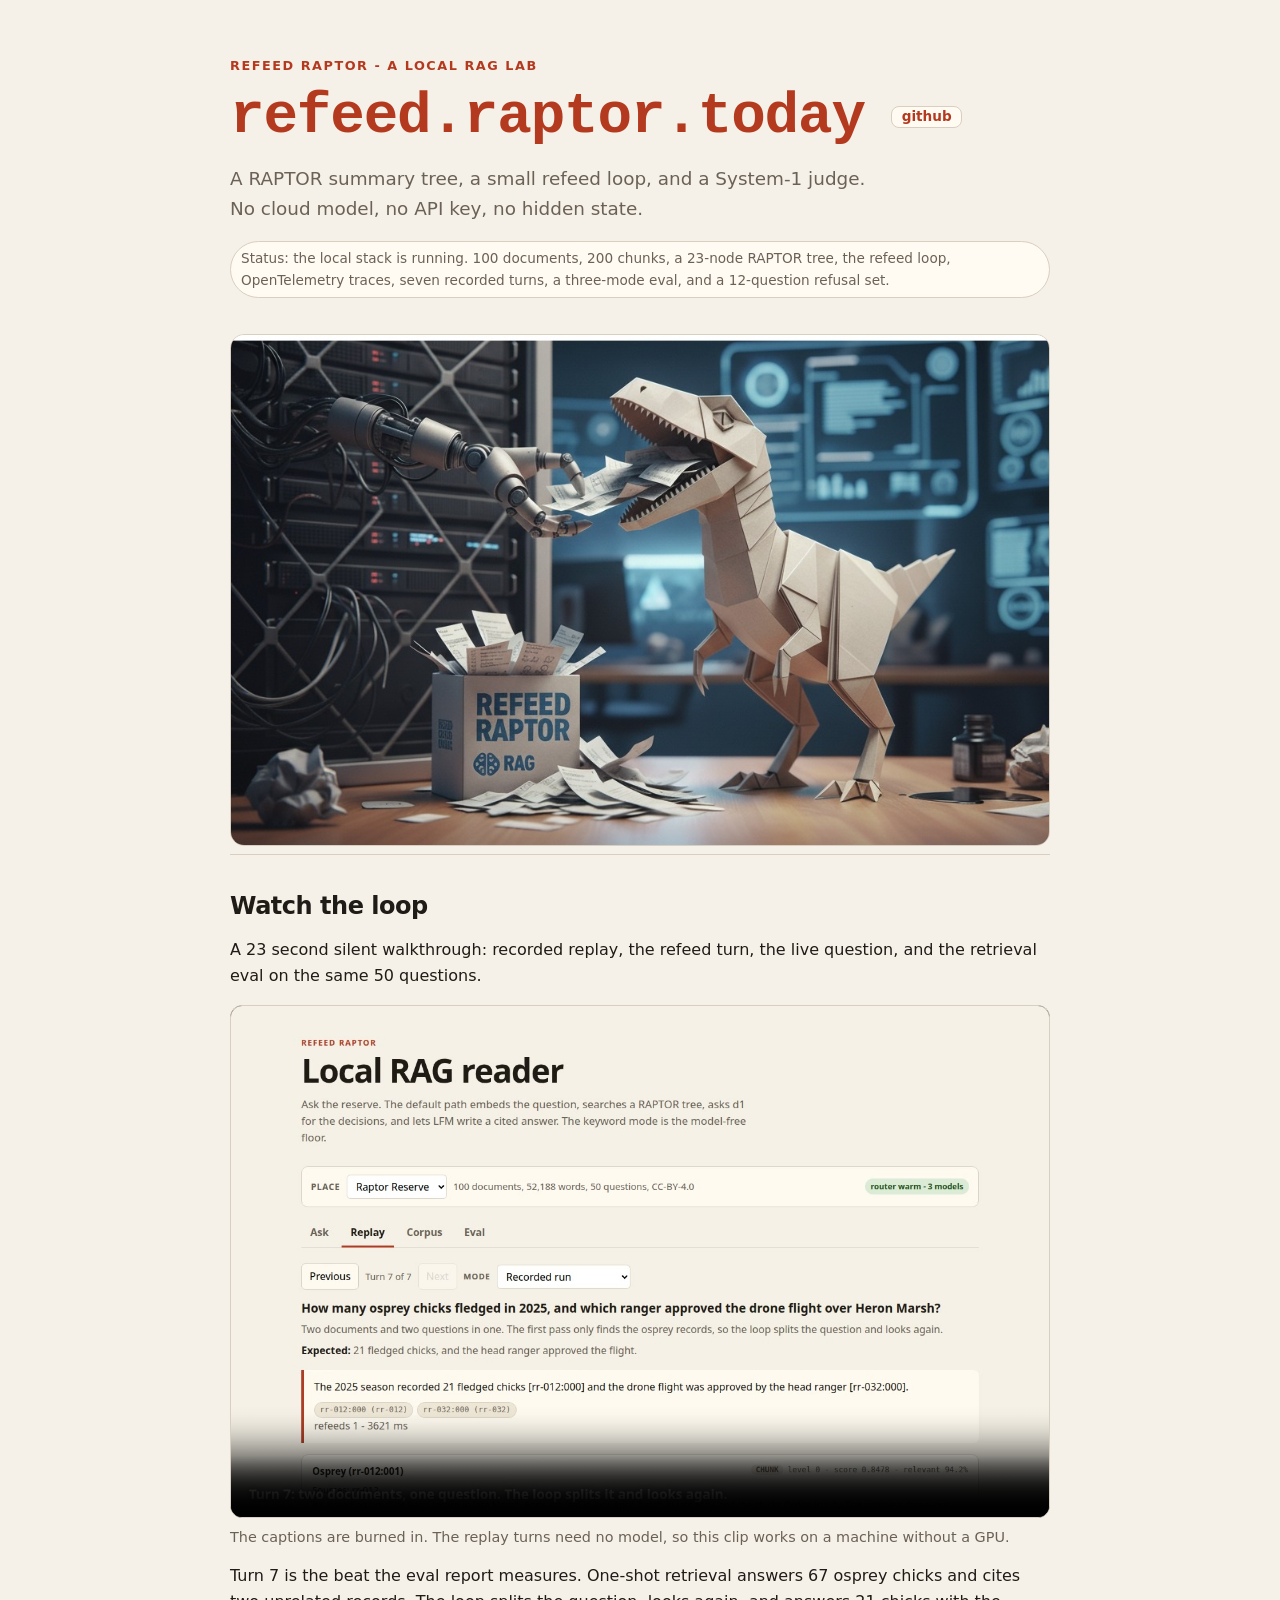
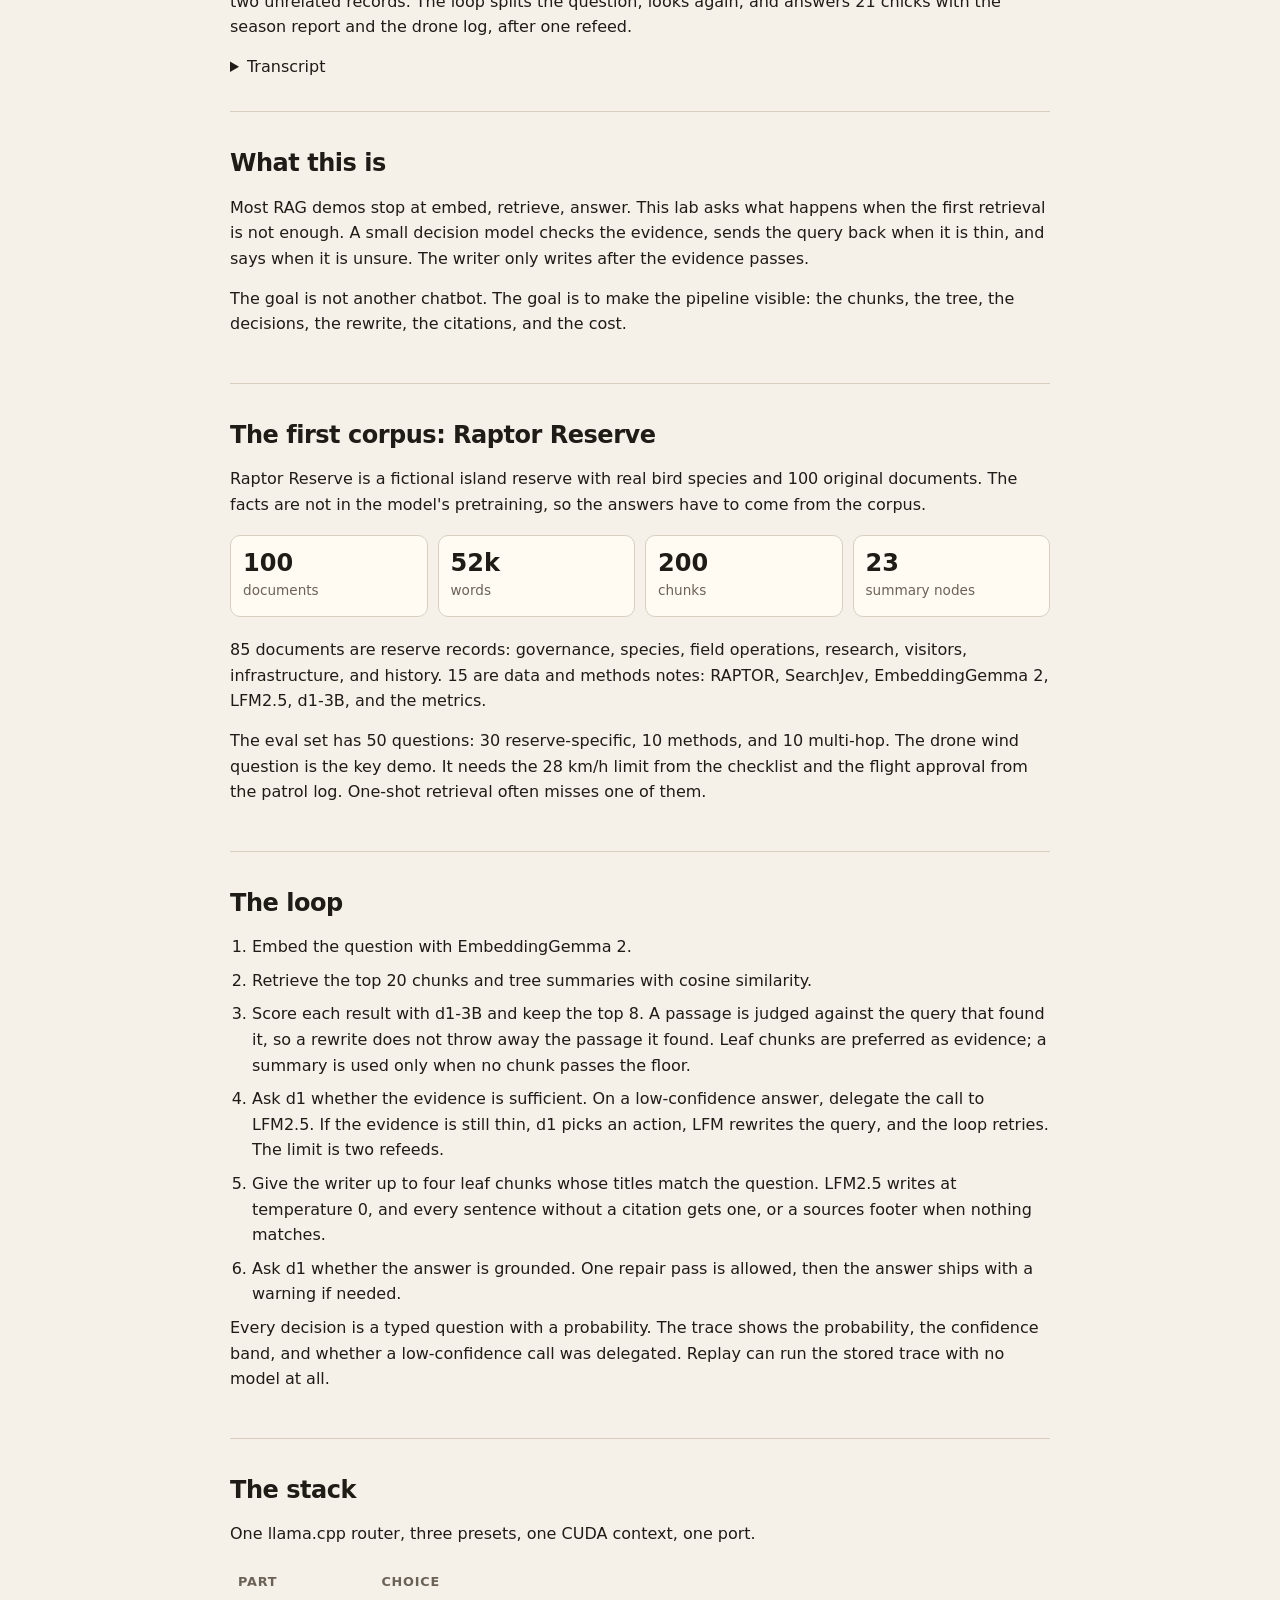
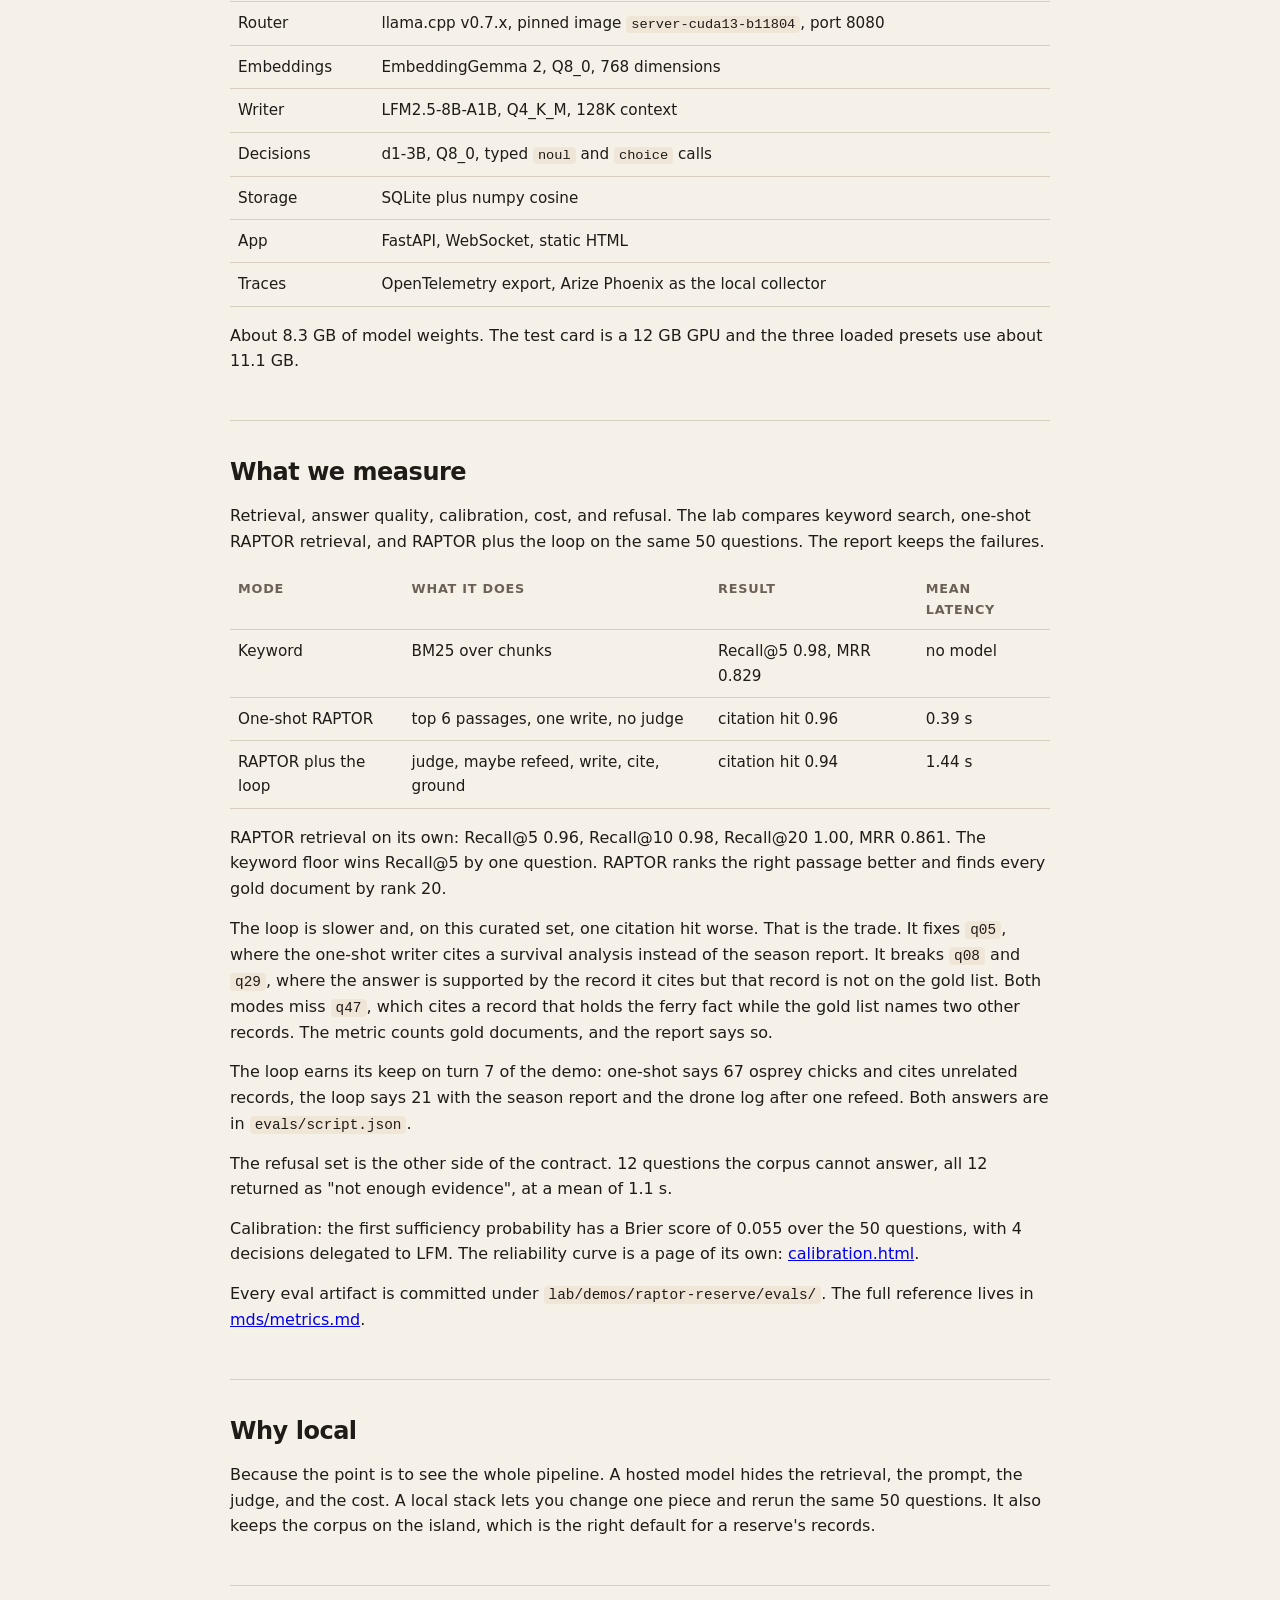
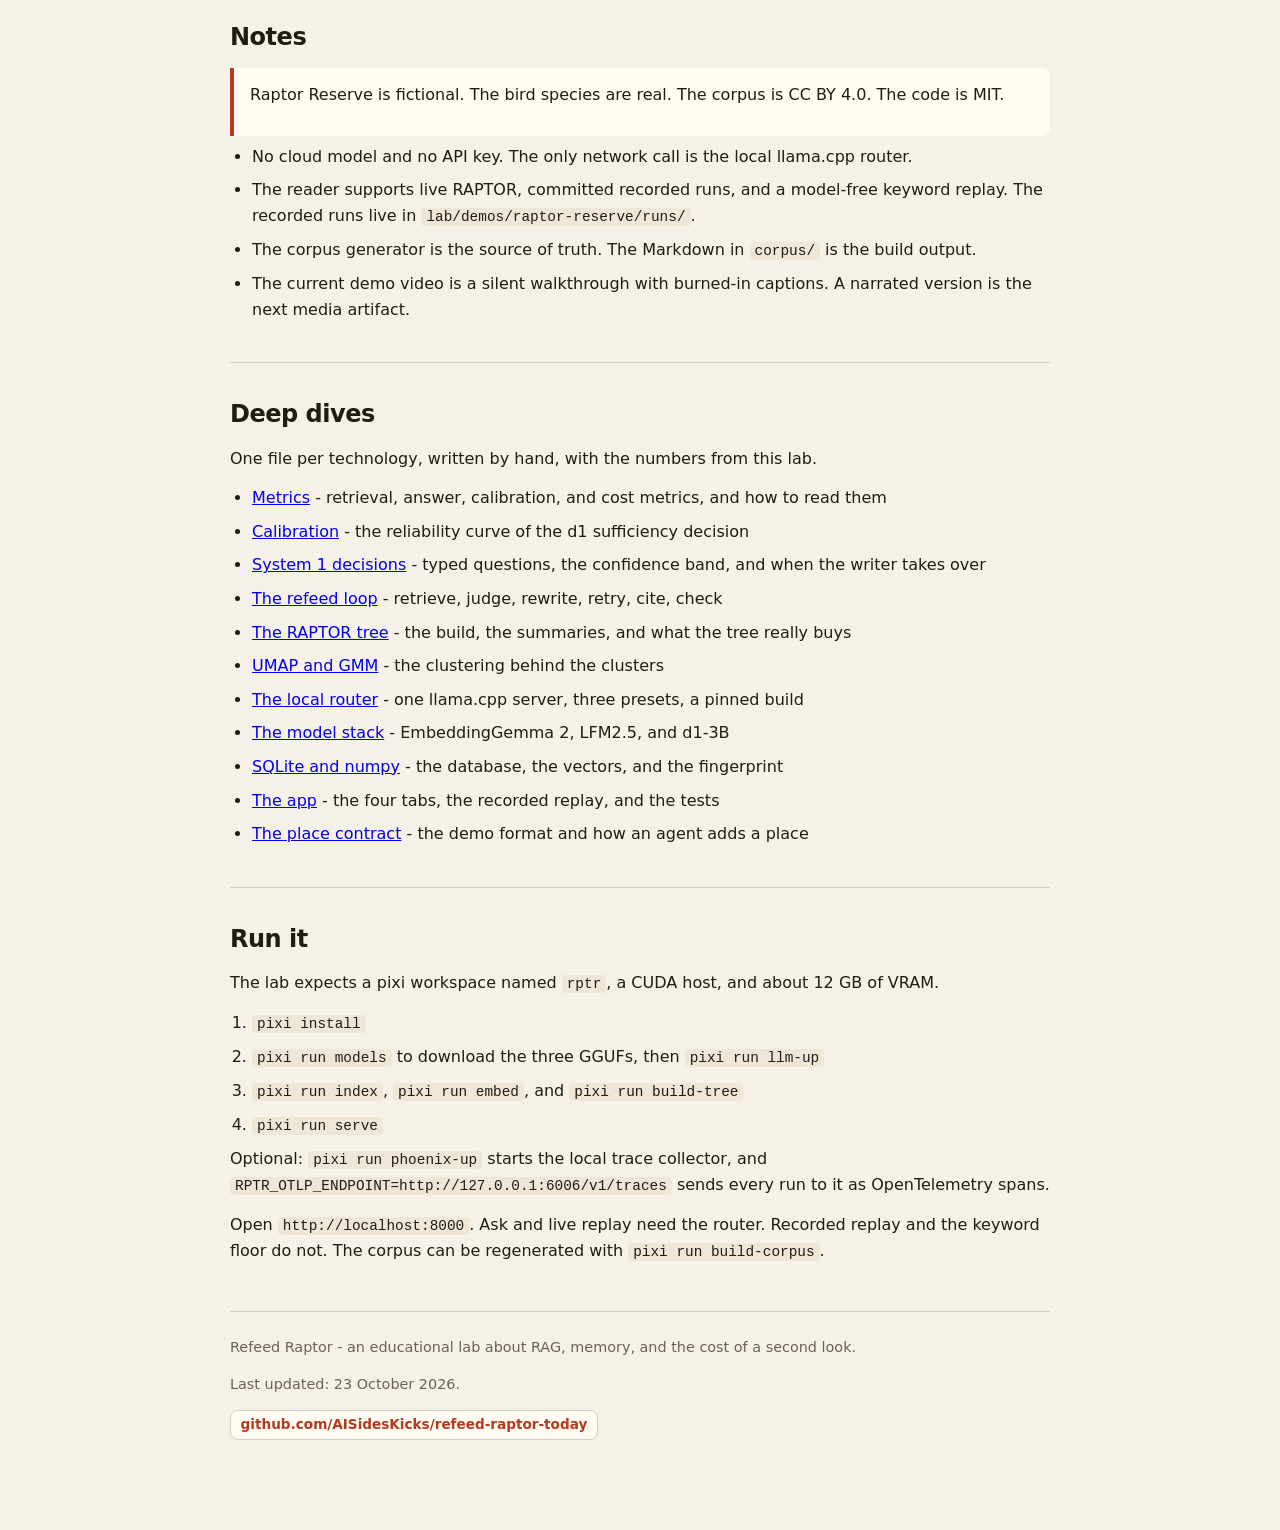
<file: docs/index.html>
<!doctype html>
<html lang="en">
<head>
<meta charset="utf-8">
<meta name="viewport" content="width=device-width, initial-scale=1">
<title>Refeed Raptor - a local RAG lab</title>
<meta name="description" content="A local RAG lab with a RAPTOR summary tree, a refeed loop, d1 decisions, and an LFM writer. No cloud model or API key.">
<link rel="canonical" href="https://refeed.raptor.today/">
<link rel="icon" type="image/png" sizes="64x64" href="favicon.png">
<link rel="icon" type="image/png" sizes="192x192" href="assets/images/icon-192.png">
<link rel="apple-touch-icon" sizes="180x180" href="assets/images/icon-180.png">
<meta name="theme-color" content="#f6f1e8">
<meta name="color-scheme" content="light">
<meta name="author" content="AISidesKicks">
<meta name="publisher" content="AISidesKicks">
<meta property="article:published_time" content="2026-10-23T00:00:00+00:00">
<meta property="article:modified_time" content="2026-10-23T00:00:00+00:00">

<meta property="og:type" content="website">
<meta property="og:site_name" content="Refeed Raptor">
<meta property="og:url" content="https://refeed.raptor.today/">
<meta property="og:title" content="Refeed Raptor - a local RAG lab">
<meta property="og:description" content="A RAPTOR summary tree, a small refeed loop, and a System-1 judge. No cloud model, no API key, no hidden state.">
<meta property="og:image" content="https://refeed.raptor.today/refeed-raptor.png">
<meta property="og:image:type" content="image/png">
<meta property="og:image:width" content="1024">
<meta property="og:image:height" content="635">
<meta property="og:image:alt" content="A paper raptor eating documents fed by a robot arm in a server room">
<meta property="og:video" content="https://refeed.raptor.today/assets/videos/refeed-loop.mp4">
<meta property="og:video:type" content="video/mp4">
<meta property="og:locale" content="en">

<meta name="twitter:card" content="summary_large_image">
<meta name="twitter:title" content="Refeed Raptor - a local RAG lab">
<meta name="twitter:description" content="A RAPTOR summary tree, a small refeed loop, and a System-1 judge. No cloud model, no API key.">
<meta name="twitter:image" content="https://refeed.raptor.today/refeed-raptor.png">
<meta name="twitter:image:alt" content="A paper raptor eating documents fed by a robot arm in a server room">
<style>
  :root {
    --paper: #f6f1e8;
    --ink: #1f1b16;
    --muted: #6b6257;
    --rust: #b43a1f;
    --line: #d9cfc0;
    --panel: #fffaf2;
  }

  * {
    box-sizing: border-box;
  }

  body {
    margin: 0;
    background: var(--paper);
    color: var(--ink);
    font-family: ui-sans-serif, system-ui, -apple-system, "Segoe UI", sans-serif;
    line-height: 1.6;
  }

  .wrap {
    max-width: 860px;
    margin: 0 auto;
    padding: 32px 20px 64px;
  }

  header {
    padding: 24px 0 8px;
  }

  .eyebrow {
    margin: 0 0 8px;
    color: var(--rust);
    font-size: 0.8rem;
    font-weight: 700;
    letter-spacing: 0.12em;
    text-transform: uppercase;
  }

  h1 {
    margin: 0;
    font-size: clamp(2rem, 5.6vw, 3.6rem);
    line-height: 1;
    letter-spacing: -0.03em;
  }

  .gh {
    display: inline-block;
    font-size: 0.85rem;
    font-weight: 600;
    letter-spacing: 0;
    text-decoration: none;
    color: var(--rust);
    border: 1px solid var(--line);
    border-radius: 0.5rem;
    padding: 0.2rem 0.6rem;
    background: var(--panel);
    vertical-align: middle;
    margin-left: 0.5rem;
  }

  .gh:hover {
    border-color: var(--rust);
  }

  footer .gh {
    margin-left: 0;
  }

  h1 .domain {
    color: var(--rust);
    font-family: ui-monospace, SFMono-Regular, Menlo, Consolas, monospace;
    font-weight: 700;
    letter-spacing: -0.02em;
    white-space: nowrap;
  }

  .lede {
    max-width: 640px;
    margin: 18px 0 0;
    color: var(--muted);
    font-size: 1.15rem;
  }

  .status {
    display: inline-block;
    margin: 18px 0 0;
    padding: 6px 10px;
    background: var(--panel);
    border: 1px solid var(--line);
    border-radius: 999px;
    color: var(--muted);
    font-size: 0.85rem;
  }

  .hero {
    display: block;
    width: 100%;
    height: auto;
    margin: 28px 0 8px;
    border: 1px solid var(--line);
    border-radius: 14px;
  }

  .video {
    display: block;
    width: 100%;
    margin: 16px 0 8px;
    border: 1px solid var(--line);
    border-radius: 12px;
    background: #000;
  }

  .video-note {
    color: var(--muted);
    font-size: 0.9rem;
  }

  section {
    padding: 32px 0;
    border-top: 1px solid var(--line);
  }

  h2 {
    margin: 0 0 12px;
    font-size: 1.5rem;
    letter-spacing: -0.02em;
  }

  p {
    margin: 0 0 14px;
  }

  .stats {
    display: grid;
    grid-template-columns: repeat(4, minmax(0, 1fr));
    gap: 10px;
    margin: 18px 0 20px;
  }

  .stat {
    padding: 14px 12px;
    background: var(--panel);
    border: 1px solid var(--line);
    border-radius: 10px;
  }

  .stat strong {
    display: block;
    font-size: 1.5rem;
    line-height: 1.1;
  }

  .stat span {
    color: var(--muted);
    font-size: 0.85rem;
  }

  ol,
  ul {
    margin: 0;
    padding-left: 22px;
  }

  li {
    margin: 8px 0;
  }

  code {
    padding: 1px 5px;
    background: #efe6d8;
    border-radius: 4px;
    font-family: ui-monospace, SFMono-Regular, Menlo, monospace;
    font-size: 0.9em;
  }

  table {
    width: 100%;
    margin: 16px 0;
    border-collapse: collapse;
    font-size: 0.95rem;
  }

  th,
  td {
    padding: 9px 8px;
    border-bottom: 1px solid var(--line);
    text-align: left;
    vertical-align: top;
  }

  th {
    color: var(--muted);
    font-size: 0.8rem;
    letter-spacing: 0.06em;
    text-transform: uppercase;
  }

  .callout {
    padding: 14px 16px;
    background: var(--panel);
    border-left: 4px solid var(--rust);
    border-radius: 0 8px 8px 0;
  }

  footer {
    padding-top: 24px;
    border-top: 1px solid var(--line);
    color: var(--muted);
    font-size: 0.9rem;
  }

  @media (max-width: 620px) {
    .stats {
      grid-template-columns: repeat(2, minmax(0, 1fr));
    }
  }
</style>
</head>
<body>
<div class="wrap">

<header>
  <p class="eyebrow">Refeed Raptor - a local RAG lab</p>
  <h1><span class="domain">refeed.raptor.today</span> <a class="gh" href="https://github.com/AISidesKicks/refeed-raptor-today">github</a></h1>
  <p class="lede">A RAPTOR summary tree, a small refeed loop, and a System-1 judge. No cloud model, no API key, no hidden state.</p>
  <p class="status">Status: the local stack is running. 100 documents, 200 chunks, a 23-node RAPTOR tree, the refeed loop, OpenTelemetry traces, seven recorded turns, a three-mode eval, and a 12-question refusal set.</p>
</header>

<img class="hero" src="refeed-raptor.png" alt="A paper raptor being fed documents by a robot arm in a server room">

<main>

<section id="watch">
  <h2>Watch the loop</h2>
  <p>A 23 second silent walkthrough: recorded replay, the refeed turn, the live question, and the retrieval eval on the same 50 questions.</p>
  <video class="video" controls playsinline preload="metadata" poster="assets/videos/refeed-loop-poster.jpg">
    <source src="assets/videos/refeed-loop.mp4" type="video/mp4">
    Your browser does not support the video tag. <a href="assets/videos/refeed-loop.mp4">Download the MP4.</a>
  </video>
  <p class="video-note">The captions are burned in. The replay turns need no model, so this clip works on a machine without a GPU.</p>
  <p>Turn 7 is the beat the eval report measures. One-shot retrieval answers 67 osprey chicks and cites two unrelated records. The loop splits the question, looks again, and answers 21 chicks with the season report and the drone log, after one refeed.</p>
  <details class="transcript">
    <summary>Transcript</summary>
    <p><strong>0:00</strong> A local RAG lab. One llama.cpp router, three models, no cloud.</p>
    <p><strong>0:03</strong> Recorded replay needs no GPU. Turn 1 returns 21 osprey chicks.</p>
    <p><strong>0:07</strong> Turn 3: 35 km/h against the 28 km/h limit. The answer is No.</p>
    <p><strong>0:12</strong> Turn 7: two documents, one question. The loop splits it and looks again.</p>
    <p><strong>0:17</strong> Live mode: retrieve, judge, write, cite, check grounding.</p>
    <p><strong>0:21</strong> RAPTOR on 50 questions: Recall@20 100%, MRR 0.861.</p>
    <p><strong>0:23</strong> refeed.raptor.today - local models, visible loop.</p>
  </details>
</section>

<section id="what">
  <h2>What this is</h2>
  <p>Most RAG demos stop at embed, retrieve, answer. This lab asks what happens when the first retrieval is not enough. A small decision model checks the evidence, sends the query back when it is thin, and says when it is unsure. The writer only writes after the evidence passes.</p>
  <p>The goal is not another chatbot. The goal is to make the pipeline visible: the chunks, the tree, the decisions, the rewrite, the citations, and the cost.</p>
</section>

<section id="corpus">
  <h2>The first corpus: Raptor Reserve</h2>
  <p>Raptor Reserve is a fictional island reserve with real bird species and 100 original documents. The facts are not in the model's pretraining, so the answers have to come from the corpus.</p>
  <div class="stats">
    <div class="stat"><strong>100</strong><span>documents</span></div>
    <div class="stat"><strong>52k</strong><span>words</span></div>
    <div class="stat"><strong>200</strong><span>chunks</span></div>
    <div class="stat"><strong>23</strong><span>summary nodes</span></div>
  </div>
  <p>85 documents are reserve records: governance, species, field operations, research, visitors, infrastructure, and history. 15 are data and methods notes: RAPTOR, SearchJev, EmbeddingGemma 2, LFM2.5, d1-3B, and the metrics.</p>
  <p>The eval set has 50 questions: 30 reserve-specific, 10 methods, and 10 multi-hop. The drone wind question is the key demo. It needs the 28 km/h limit from the checklist and the flight approval from the patrol log. One-shot retrieval often misses one of them.</p>
</section>

<section id="loop">
  <h2>The loop</h2>
  <ol>
    <li>Embed the question with EmbeddingGemma 2.</li>
    <li>Retrieve the top 20 chunks and tree summaries with cosine similarity.</li>
    <li>Score each result with d1-3B and keep the top 8. A passage is judged against the query that found it, so a rewrite does not throw away the passage it found. Leaf chunks are preferred as evidence; a summary is used only when no chunk passes the floor.</li>
    <li>Ask d1 whether the evidence is sufficient. On a low-confidence answer, delegate the call to LFM2.5. If the evidence is still thin, d1 picks an action, LFM rewrites the query, and the loop retries. The limit is two refeeds.</li>
    <li>Give the writer up to four leaf chunks whose titles match the question. LFM2.5 writes at temperature 0, and every sentence without a citation gets one, or a sources footer when nothing matches.</li>
    <li>Ask d1 whether the answer is grounded. One repair pass is allowed, then the answer ships with a warning if needed.</li>
  </ol>
  <p>Every decision is a typed question with a probability. The trace shows the probability, the confidence band, and whether a low-confidence call was delegated. Replay can run the stored trace with no model at all.</p>
</section>

<section id="stack">
  <h2>The stack</h2>
  <p>One llama.cpp router, three presets, one CUDA context, one port.</p>
  <table>
    <tr><th>Part</th><th>Choice</th></tr>
    <tr><td>Router</td><td>llama.cpp v0.7.x, pinned image <code>server-cuda13-b11804</code>, port 8080</td></tr>
    <tr><td>Embeddings</td><td>EmbeddingGemma 2, Q8_0, 768 dimensions</td></tr>
    <tr><td>Writer</td><td>LFM2.5-8B-A1B, Q4_K_M, 128K context</td></tr>
    <tr><td>Decisions</td><td>d1-3B, Q8_0, typed <code>noul</code> and <code>choice</code> calls</td></tr>
    <tr><td>Storage</td><td>SQLite plus numpy cosine</td></tr>
    <tr><td>App</td><td>FastAPI, WebSocket, static HTML</td></tr>
    <tr><td>Traces</td><td>OpenTelemetry export, Arize Phoenix as the local collector</td></tr>
  </table>
  <p>About 8.3 GB of model weights. The test card is a 12 GB GPU and the three loaded presets use about 11.1 GB.</p>
</section>

<section id="measure">
  <h2>What we measure</h2>
  <p>Retrieval, answer quality, calibration, cost, and refusal. The lab compares keyword search, one-shot RAPTOR retrieval, and RAPTOR plus the loop on the same 50 questions. The report keeps the failures.</p>
  <table>
    <tr><th>Mode</th><th>What it does</th><th>Result</th><th>Mean latency</th></tr>
    <tr><td>Keyword</td><td>BM25 over chunks</td><td>Recall@5 0.98, MRR 0.829</td><td>no model</td></tr>
    <tr><td>One-shot RAPTOR</td><td>top 6 passages, one write, no judge</td><td>citation hit 0.96</td><td>0.39 s</td></tr>
    <tr><td>RAPTOR plus the loop</td><td>judge, maybe refeed, write, cite, ground</td><td>citation hit 0.94</td><td>1.44 s</td></tr>
  </table>
  <p>RAPTOR retrieval on its own: Recall@5 0.96, Recall@10 0.98, Recall@20 1.00, MRR 0.861. The keyword floor wins Recall@5 by one question. RAPTOR ranks the right passage better and finds every gold document by rank 20.</p>
  <p>The loop is slower and, on this curated set, one citation hit worse. That is the trade. It fixes <code>q05</code>, where the one-shot writer cites a survival analysis instead of the season report. It breaks <code>q08</code> and <code>q29</code>, where the answer is supported by the record it cites but that record is not on the gold list. Both modes miss <code>q47</code>, which cites a record that holds the ferry fact while the gold list names two other records. The metric counts gold documents, and the report says so.</p>
  <p>The loop earns its keep on turn 7 of the demo: one-shot says 67 osprey chicks and cites unrelated records, the loop says 21 with the season report and the drone log after one refeed. Both answers are in <code>evals/script.json</code>.</p>
  <p>The refusal set is the other side of the contract. 12 questions the corpus cannot answer, all 12 returned as "not enough evidence", at a mean of 1.1 s.</p>
  <p>Calibration: the first sufficiency probability has a Brier score of 0.055 over the 50 questions, with 4 decisions delegated to LFM. The reliability curve is a page of its own: <a href="./calibration.html">calibration.html</a>.</p>
  <p>Every eval artifact is committed under <code>lab/demos/raptor-reserve/evals/</code>. The full reference lives in <a href="https://github.com/AISidesKicks/refeed-raptor-today/blob/main/mds/metrics.md">mds/metrics.md</a>.</p>
</section>

<section id="local">
  <h2>Why local</h2>
  <p>Because the point is to see the whole pipeline. A hosted model hides the retrieval, the prompt, the judge, and the cost. A local stack lets you change one piece and rerun the same 50 questions. It also keeps the corpus on the island, which is the right default for a reserve's records.</p>
</section>

<section id="notes">
  <h2>Notes</h2>
  <div class="callout">
    <p>Raptor Reserve is fictional. The bird species are real. The corpus is CC BY 4.0. The code is MIT.</p>
  </div>
  <ul>
    <li>No cloud model and no API key. The only network call is the local llama.cpp router.</li>
    <li>The reader supports live RAPTOR, committed recorded runs, and a model-free keyword replay. The recorded runs live in <code>lab/demos/raptor-reserve/runs/</code>.</li>
    <li>The corpus generator is the source of truth. The Markdown in <code>corpus/</code> is the build output.</li>
    <li>The current demo video is a silent walkthrough with burned-in captions. A narrated version is the next media artifact.</li>
  </ul>
</section>

<section id="dives">
  <h2>Deep dives</h2>
  <p>One file per technology, written by hand, with the numbers from this lab.</p>
  <ul>
    <li><a href="https://github.com/AISidesKicks/refeed-raptor-today/blob/main/mds/metrics.md">Metrics</a> - retrieval, answer, calibration, and cost metrics, and how to read them</li>
    <li><a href="./calibration.html">Calibration</a> - the reliability curve of the d1 sufficiency decision</li>
    <li><a href="https://github.com/AISidesKicks/refeed-raptor-today/blob/main/mds/systemone.md">System 1 decisions</a> - typed questions, the confidence band, and when the writer takes over</li>
    <li><a href="https://github.com/AISidesKicks/refeed-raptor-today/blob/main/mds/refeed.md">The refeed loop</a> - retrieve, judge, rewrite, retry, cite, check</li>
    <li><a href="https://github.com/AISidesKicks/refeed-raptor-today/blob/main/mds/raptor.md">The RAPTOR tree</a> - the build, the summaries, and what the tree really buys</li>
    <li><a href="https://github.com/AISidesKicks/refeed-raptor-today/blob/main/mds/umap-gmm.md">UMAP and GMM</a> - the clustering behind the clusters</li>
    <li><a href="https://github.com/AISidesKicks/refeed-raptor-today/blob/main/mds/llamacpp.md">The local router</a> - one llama.cpp server, three presets, a pinned build</li>
    <li><a href="https://github.com/AISidesKicks/refeed-raptor-today/blob/main/mds/models.md">The model stack</a> - EmbeddingGemma 2, LFM2.5, and d1-3B</li>
    <li><a href="https://github.com/AISidesKicks/refeed-raptor-today/blob/main/mds/sqlite-numpy.md">SQLite and numpy</a> - the database, the vectors, and the fingerprint</li>
    <li><a href="https://github.com/AISidesKicks/refeed-raptor-today/blob/main/mds/fastapi-app.md">The app</a> - the four tabs, the recorded replay, and the tests</li>
    <li><a href="https://github.com/AISidesKicks/refeed-raptor-today/blob/main/mds/place-contract.md">The place contract</a> - the demo format and how an agent adds a place</li>
  </ul>
</section>

<section id="run">
  <h2>Run it</h2>
  <p>The lab expects a pixi workspace named <code>rptr</code>, a CUDA host, and about 12 GB of VRAM.</p>
  <ol>
    <li><code>pixi install</code></li>
    <li><code>pixi run models</code> to download the three GGUFs, then <code>pixi run llm-up</code></li>
    <li><code>pixi run index</code>, <code>pixi run embed</code>, and <code>pixi run build-tree</code></li>
    <li><code>pixi run serve</code></li>
  </ol>
  <p>Optional: <code>pixi run phoenix-up</code> starts the local trace collector, and <code>RPTR_OTLP_ENDPOINT=http://127.0.0.1:6006/v1/traces</code> sends every run to it as OpenTelemetry spans.</p>
  <p>Open <code>http://localhost:8000</code>. Ask and live replay need the router. Recorded replay and the keyword floor do not. The corpus can be regenerated with <code>pixi run build-corpus</code>.</p>
</section>

</main>

<footer>
  <p>Refeed Raptor - an educational lab about RAG, memory, and the cost of a second look.</p>
  <p>Last updated: <time datetime="2026-10-23">23 October 2026</time>.</p>
  <p><a class="gh" href="https://github.com/AISidesKicks/refeed-raptor-today">github.com/AISidesKicks/refeed-raptor-today</a></p>
</footer>

</div>
</body>
</html>
</file>
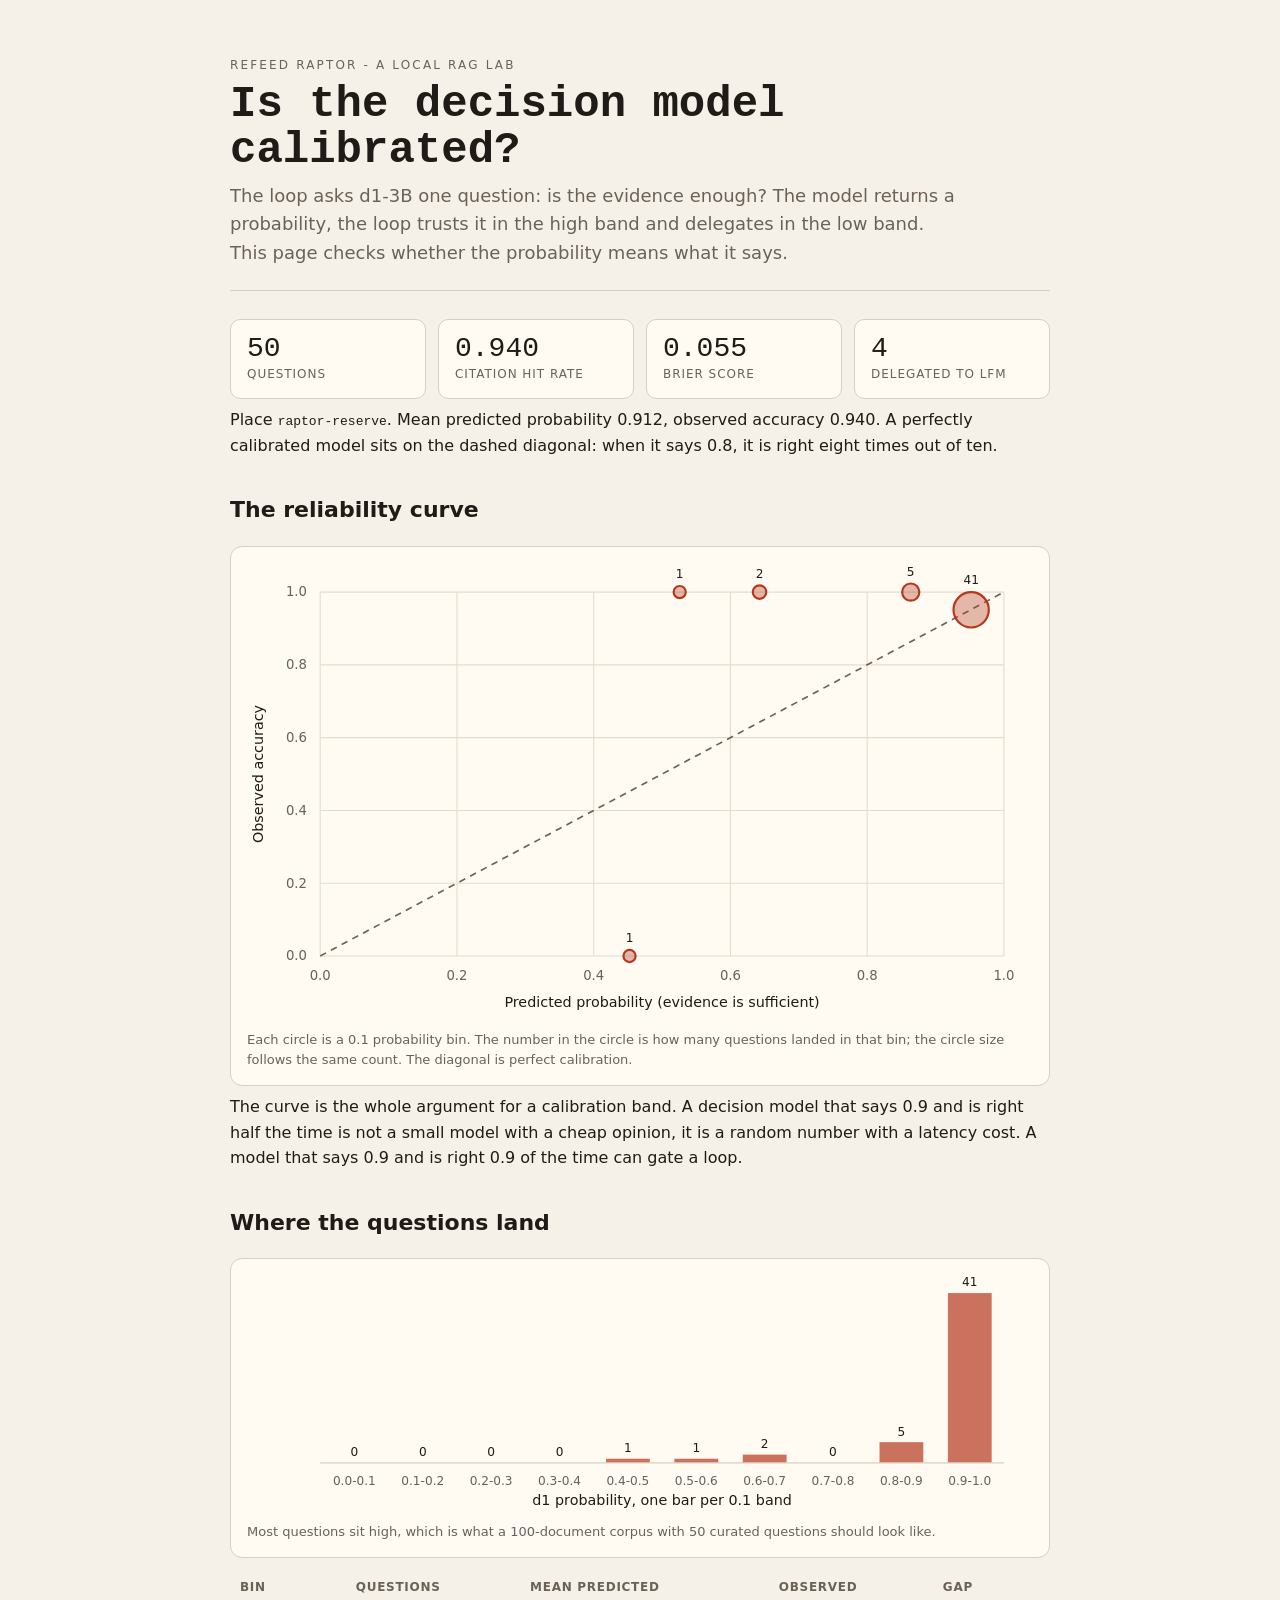
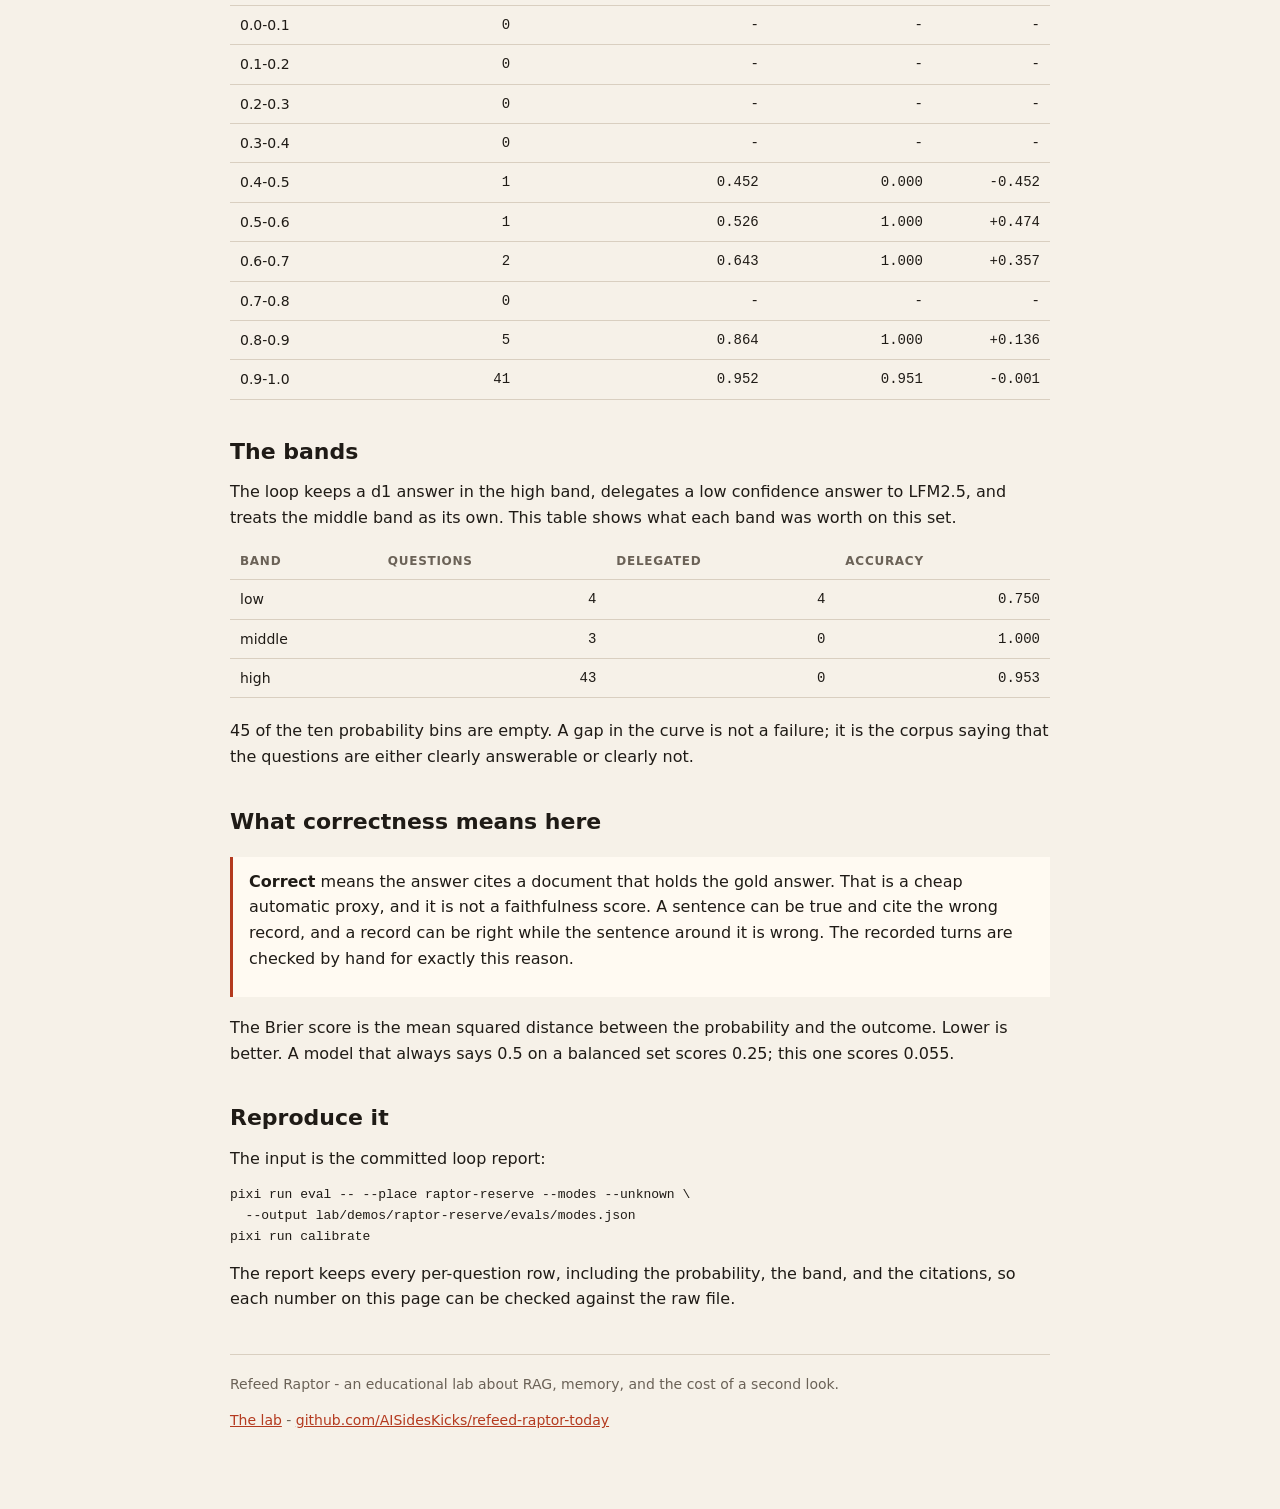
<file: docs/calibration.html>
<!doctype html>
<html lang="en">
<head>
<meta charset="utf-8">
<meta name="viewport" content="width=device-width, initial-scale=1">
<title>Calibration - refeed.raptor.today</title>
<meta name="description" content="The reliability curve of the d1 sufficiency decision in the Refeed Raptor lab.">
<link rel="icon" href="./favicon.png" type="image/png">
<style>
  :root {
    --paper: #f6f1e8;
    --ink: #1f1b16;
    --muted: #6b6257;
    --rust: #b43a1f;
    --line: #d9cfc0;
    --panel: #fffaf2;
  }
  * { box-sizing: border-box; }
  body {
    margin: 0;
    background: var(--paper);
    color: var(--ink);
    font-family: ui-sans-serif, system-ui, -apple-system, "Segoe UI", sans-serif;
    line-height: 1.6;
  }
  .wrap { max-width: 860px; margin: 0 auto; padding: 32px 20px 64px; }
  header { padding: 24px 0 8px; border-bottom: 1px solid var(--line); margin-bottom: 28px; }
  .eyebrow { margin: 0; color: var(--muted); font-size: 12px; letter-spacing: .18em; text-transform: uppercase; }
  h1 { margin: 6px 0 8px; font-size: clamp(30px, 5vw, 44px); line-height: 1.05; font-family: ui-monospace, SFMono-Regular, Menlo, monospace; }
  h2 { margin: 34px 0 10px; font-size: 22px; }
  p { margin: 0 0 14px; }
  a { color: var(--rust); }
  .lede { color: var(--muted); font-size: 18px; max-width: 64ch; }
  .stats { display: grid; grid-template-columns: repeat(auto-fit, minmax(150px, 1fr)); gap: 12px; margin: 22px 0 8px; }
  .stat { background: var(--panel); border: 1px solid var(--line); border-radius: 10px; padding: 14px 16px; }
  .stat .value { font-family: ui-monospace, SFMono-Regular, Menlo, monospace; font-size: 28px; line-height: 1.1; }
  .stat .label { color: var(--muted); font-size: 12px; letter-spacing: .08em; text-transform: uppercase; }
  figure { margin: 18px 0 8px; background: var(--panel); border: 1px solid var(--line); border-radius: 12px; padding: 12px; }
  figure svg { width: 100%; height: auto; display: block; }
  figcaption { color: var(--muted); font-size: 13px; padding: 8px 4px 2px; }
  table { width: 100%; border-collapse: collapse; margin: 12px 0 20px; font-size: 14px; }
  th, td { text-align: left; padding: 8px 10px; border-bottom: 1px solid var(--line); }
  th { color: var(--muted); font-size: 12px; letter-spacing: .06em; text-transform: uppercase; }
  td.num { font-family: ui-monospace, SFMono-Regular, Menlo, monospace; text-align: right; }
  .note { background: var(--panel); border-left: 3px solid var(--rust); padding: 12px 16px; margin: 18px 0; }
  footer { margin-top: 42px; padding-top: 18px; border-top: 1px solid var(--line); color: var(--muted); font-size: 14px; }
</style>
</head>
<body>
<div class="wrap">
<header>
  <p class="eyebrow">Refeed Raptor - a local RAG lab</p>
  <h1>Is the decision model calibrated?</h1>
  <p class="lede">The loop asks d1-3B one question: is the evidence enough? The model returns a probability, the loop trusts it in the high band and delegates in the low band. This page checks whether the probability means what it says.</p>
</header>

<section>
  <div class="stats">
    <div class="stat"><div class="value">50</div><div class="label">questions</div></div>
    <div class="stat"><div class="value">0.940</div><div class="label">citation hit rate</div></div>
    <div class="stat"><div class="value">0.055</div><div class="label">Brier score</div></div>
    <div class="stat"><div class="value">4</div><div class="label">delegated to LFM</div></div>
  </div>
  <p>Place <code>raptor-reserve</code>. Mean predicted probability 0.912, observed accuracy 0.940. A perfectly calibrated model sits on the dashed diagonal: when it says 0.8, it is right eight times out of ten.</p>
</section>

<section>
  <h2>The reliability curve</h2>
  <figure>
    <svg viewBox="0 0 720 420" role="img" aria-label="Reliability curve"><rect x="0" y="0" width="720" height="420" fill="#fffaf2"/><line x1="70.0" y1="360.0" x2="70.0" y2="30.0" stroke="#e6dccd" stroke-width="1"/><line x1="70.0" y1="360.0" x2="690.0" y2="360.0" stroke="#e6dccd" stroke-width="1"/><text x="70.0" y="382.0" text-anchor="middle" font-size="12" fill="#6b6257">0.0</text><text x="58.0" y="364.0" text-anchor="end" font-size="12" fill="#6b6257">0.0</text><line x1="194.0" y1="360.0" x2="194.0" y2="30.0" stroke="#e6dccd" stroke-width="1"/><line x1="70.0" y1="294.0" x2="690.0" y2="294.0" stroke="#e6dccd" stroke-width="1"/><text x="194.0" y="382.0" text-anchor="middle" font-size="12" fill="#6b6257">0.2</text><text x="58.0" y="298.0" text-anchor="end" font-size="12" fill="#6b6257">0.2</text><line x1="318.0" y1="360.0" x2="318.0" y2="30.0" stroke="#e6dccd" stroke-width="1"/><line x1="70.0" y1="228.0" x2="690.0" y2="228.0" stroke="#e6dccd" stroke-width="1"/><text x="318.0" y="382.0" text-anchor="middle" font-size="12" fill="#6b6257">0.4</text><text x="58.0" y="232.0" text-anchor="end" font-size="12" fill="#6b6257">0.4</text><line x1="442.0" y1="360.0" x2="442.0" y2="30.0" stroke="#e6dccd" stroke-width="1"/><line x1="70.0" y1="162.0" x2="690.0" y2="162.0" stroke="#e6dccd" stroke-width="1"/><text x="442.0" y="382.0" text-anchor="middle" font-size="12" fill="#6b6257">0.6</text><text x="58.0" y="166.0" text-anchor="end" font-size="12" fill="#6b6257">0.6</text><line x1="566.0" y1="360.0" x2="566.0" y2="30.0" stroke="#e6dccd" stroke-width="1"/><line x1="70.0" y1="96.0" x2="690.0" y2="96.0" stroke="#e6dccd" stroke-width="1"/><text x="566.0" y="382.0" text-anchor="middle" font-size="12" fill="#6b6257">0.8</text><text x="58.0" y="100.0" text-anchor="end" font-size="12" fill="#6b6257">0.8</text><line x1="690.0" y1="360.0" x2="690.0" y2="30.0" stroke="#e6dccd" stroke-width="1"/><line x1="70.0" y1="30.0" x2="690.0" y2="30.0" stroke="#e6dccd" stroke-width="1"/><text x="690.0" y="382.0" text-anchor="middle" font-size="12" fill="#6b6257">1.0</text><text x="58.0" y="34.0" text-anchor="end" font-size="12" fill="#6b6257">1.0</text><line x1="70.0" y1="360.0" x2="690.0" y2="30.0" stroke="#6b6257" stroke-width="1.5" stroke-dasharray="6 5"/><circle cx="350.5" cy="360.0" r="5.5" fill="#b43a1f" fill-opacity="0.35" stroke="#b43a1f" stroke-width="2"/><text x="350.5" y="347.4" text-anchor="middle" font-size="11" fill="#1f1b16">1</text><circle cx="396.0" cy="30.0" r="5.5" fill="#b43a1f" fill-opacity="0.35" stroke="#b43a1f" stroke-width="2"/><text x="396.0" y="17.4" text-anchor="middle" font-size="11" fill="#1f1b16">1</text><circle cx="468.4" cy="30.0" r="6.1" fill="#b43a1f" fill-opacity="0.35" stroke="#b43a1f" stroke-width="2"/><text x="468.4" y="16.9" text-anchor="middle" font-size="11" fill="#1f1b16">2</text><circle cx="605.5" cy="30.0" r="7.8" fill="#b43a1f" fill-opacity="0.35" stroke="#b43a1f" stroke-width="2"/><text x="605.5" y="15.2" text-anchor="middle" font-size="11" fill="#1f1b16">5</text><circle cx="660.3" cy="46.1" r="16.0" fill="#b43a1f" fill-opacity="0.35" stroke="#b43a1f" stroke-width="2"/><text x="660.3" y="23.1" text-anchor="middle" font-size="11" fill="#1f1b16">41</text><text x="380.0" y="406" text-anchor="middle" font-size="13" fill="#1f1b16">Predicted probability (evidence is sufficient)</text><text x="18" y="195.0" text-anchor="middle" font-size="13" fill="#1f1b16" transform="rotate(-90 18 195.0)">Observed accuracy</text></svg>
    <figcaption>Each circle is a 0.1 probability bin. The number in the circle is how many questions landed in that bin; the circle size follows the same count. The diagonal is perfect calibration.</figcaption>
  </figure>
  <p>The curve is the whole argument for a calibration band. A decision model that says 0.9 and is right half the time is not a small model with a cheap opinion, it is a random number with a latency cost. A model that says 0.9 and is right 0.9 of the time can gate a loop.</p>
</section>

<section>
  <h2>Where the questions land</h2>
  <figure>
    <svg viewBox="0 0 720 220" role="img" aria-label="Probability histogram"><rect x="0" y="0" width="720" height="220" fill="#fffaf2"/><rect x="81.2" y="174.0" width="39.7" height="0.0" fill="#b43a1f" fill-opacity="0.7"/><text x="101.0" y="168.0" text-anchor="middle" font-size="11" fill="#1f1b16">0</text><text x="101.0" y="194.0" text-anchor="middle" font-size="11" fill="#6b6257">0.0-0.1</text><rect x="143.2" y="174.0" width="39.7" height="0.0" fill="#b43a1f" fill-opacity="0.7"/><text x="163.0" y="168.0" text-anchor="middle" font-size="11" fill="#1f1b16">0</text><text x="163.0" y="194.0" text-anchor="middle" font-size="11" fill="#6b6257">0.1-0.2</text><rect x="205.2" y="174.0" width="39.7" height="0.0" fill="#b43a1f" fill-opacity="0.7"/><text x="225.0" y="168.0" text-anchor="middle" font-size="11" fill="#1f1b16">0</text><text x="225.0" y="194.0" text-anchor="middle" font-size="11" fill="#6b6257">0.2-0.3</text><rect x="267.2" y="174.0" width="39.7" height="0.0" fill="#b43a1f" fill-opacity="0.7"/><text x="287.0" y="168.0" text-anchor="middle" font-size="11" fill="#1f1b16">0</text><text x="287.0" y="194.0" text-anchor="middle" font-size="11" fill="#6b6257">0.3-0.4</text><rect x="329.2" y="170.2" width="39.7" height="3.8" fill="#b43a1f" fill-opacity="0.7"/><text x="349.0" y="164.2" text-anchor="middle" font-size="11" fill="#1f1b16">1</text><text x="349.0" y="194.0" text-anchor="middle" font-size="11" fill="#6b6257">0.4-0.5</text><rect x="391.2" y="170.2" width="39.7" height="3.8" fill="#b43a1f" fill-opacity="0.7"/><text x="411.0" y="164.2" text-anchor="middle" font-size="11" fill="#1f1b16">1</text><text x="411.0" y="194.0" text-anchor="middle" font-size="11" fill="#6b6257">0.5-0.6</text><rect x="453.2" y="166.5" width="39.7" height="7.5" fill="#b43a1f" fill-opacity="0.7"/><text x="473.0" y="160.5" text-anchor="middle" font-size="11" fill="#1f1b16">2</text><text x="473.0" y="194.0" text-anchor="middle" font-size="11" fill="#6b6257">0.6-0.7</text><rect x="515.2" y="174.0" width="39.7" height="0.0" fill="#b43a1f" fill-opacity="0.7"/><text x="535.0" y="168.0" text-anchor="middle" font-size="11" fill="#1f1b16">0</text><text x="535.0" y="194.0" text-anchor="middle" font-size="11" fill="#6b6257">0.7-0.8</text><rect x="577.2" y="155.2" width="39.7" height="18.8" fill="#b43a1f" fill-opacity="0.7"/><text x="597.0" y="149.2" text-anchor="middle" font-size="11" fill="#1f1b16">5</text><text x="597.0" y="194.0" text-anchor="middle" font-size="11" fill="#6b6257">0.8-0.9</text><rect x="639.2" y="20.0" width="39.7" height="154.0" fill="#b43a1f" fill-opacity="0.7"/><text x="659.0" y="14.0" text-anchor="middle" font-size="11" fill="#1f1b16">41</text><text x="659.0" y="194.0" text-anchor="middle" font-size="11" fill="#6b6257">0.9-1.0</text><line x1="70.0" y1="174.0" x2="690.0" y2="174.0" stroke="#d9cfc0" stroke-width="1"/><text x="380.0" y="212" text-anchor="middle" font-size="13" fill="#1f1b16">d1 probability, one bar per 0.1 band</text></svg>
    <figcaption>Most questions sit high, which is what a 100-document corpus with 50 curated questions should look like.</figcaption>
  </figure>
  <table><thead><tr><th>Bin</th><th>Questions</th><th>Mean predicted</th><th>Observed</th><th>Gap</th></tr></thead><tbody><tr><td class="txt">0.0-0.1</td><td class="num">0</td><td class="num">-</td><td class="num">-</td><td class="num">-</td></tr><tr><td class="txt">0.1-0.2</td><td class="num">0</td><td class="num">-</td><td class="num">-</td><td class="num">-</td></tr><tr><td class="txt">0.2-0.3</td><td class="num">0</td><td class="num">-</td><td class="num">-</td><td class="num">-</td></tr><tr><td class="txt">0.3-0.4</td><td class="num">0</td><td class="num">-</td><td class="num">-</td><td class="num">-</td></tr><tr><td class="txt">0.4-0.5</td><td class="num">1</td><td class="num">0.452</td><td class="num">0.000</td><td class="num">-0.452</td></tr><tr><td class="txt">0.5-0.6</td><td class="num">1</td><td class="num">0.526</td><td class="num">1.000</td><td class="num">+0.474</td></tr><tr><td class="txt">0.6-0.7</td><td class="num">2</td><td class="num">0.643</td><td class="num">1.000</td><td class="num">+0.357</td></tr><tr><td class="txt">0.7-0.8</td><td class="num">0</td><td class="num">-</td><td class="num">-</td><td class="num">-</td></tr><tr><td class="txt">0.8-0.9</td><td class="num">5</td><td class="num">0.864</td><td class="num">1.000</td><td class="num">+0.136</td></tr><tr><td class="txt">0.9-1.0</td><td class="num">41</td><td class="num">0.952</td><td class="num">0.951</td><td class="num">-0.001</td></tr></tbody></table>
</section>

<section>
  <h2>The bands</h2>
  <p>The loop keeps a d1 answer in the high band, delegates a low confidence answer to LFM2.5, and treats the middle band as its own. This table shows what each band was worth on this set.</p>
  <table><thead><tr><th>Band</th><th>Questions</th><th>Delegated</th><th>Accuracy</th></tr></thead><tbody><tr><td class="txt">low</td><td class="num">4</td><td class="num">4</td><td class="num">0.750</td></tr><tr><td class="txt">middle</td><td class="num">3</td><td class="num">0</td><td class="num">1.000</td></tr><tr><td class="txt">high</td><td class="num">43</td><td class="num">0</td><td class="num">0.953</td></tr></tbody></table>
  <p>45 of the ten probability bins are empty. A gap in the curve is not a failure; it is the corpus saying that the questions are either clearly answerable or clearly not.</p>
</section>

<section>
  <h2>What correctness means here</h2>
  <div class="note">
    <p><strong>Correct</strong> means the answer cites a document that holds the gold answer. That is a cheap automatic proxy, and it is not a faithfulness score. A sentence can be true and cite the wrong record, and a record can be right while the sentence around it is wrong. The recorded turns are checked by hand for exactly this reason.</p>
  </div>
  <p>The Brier score is the mean squared distance between the probability and the outcome. Lower is better. A model that always says 0.5 on a balanced set scores 0.25; this one scores 0.055.</p>
</section>

<section>
  <h2>Reproduce it</h2>
  <p>The input is the committed loop report:</p>
  <pre><code>pixi run eval -- --place raptor-reserve --modes --unknown \
  --output lab/demos/raptor-reserve/evals/modes.json
pixi run calibrate</code></pre>
  <p>The report keeps every per-question row, including the probability, the band, and the citations, so each number on this page can be checked against the raw file.</p>
</section>

<footer>
  <p>Refeed Raptor - an educational lab about RAG, memory, and the cost of a second look.</p>
  <p><a href="./">The lab</a> - <a href="https://github.com/AISidesKicks/refeed-raptor-today">github.com/AISidesKicks/refeed-raptor-today</a></p>
</footer>
</div>
</body>
</html>
</file>
